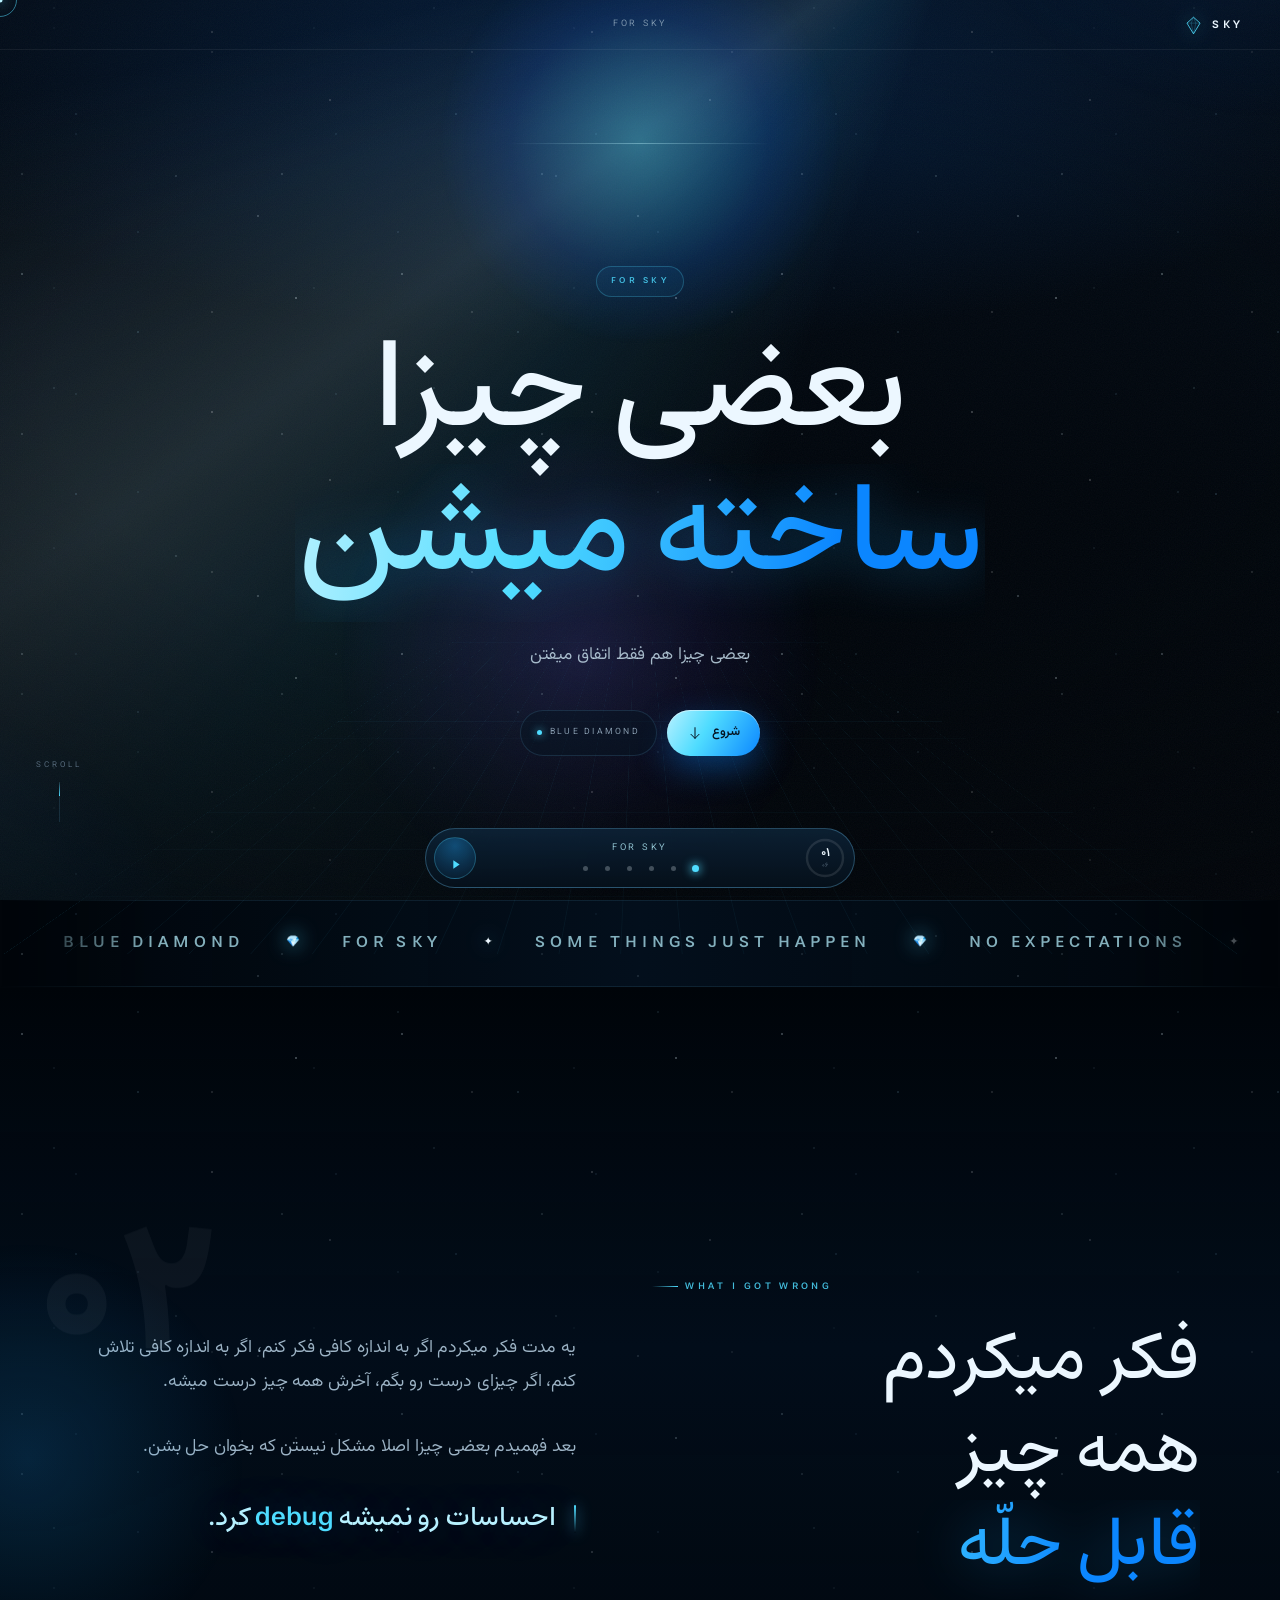
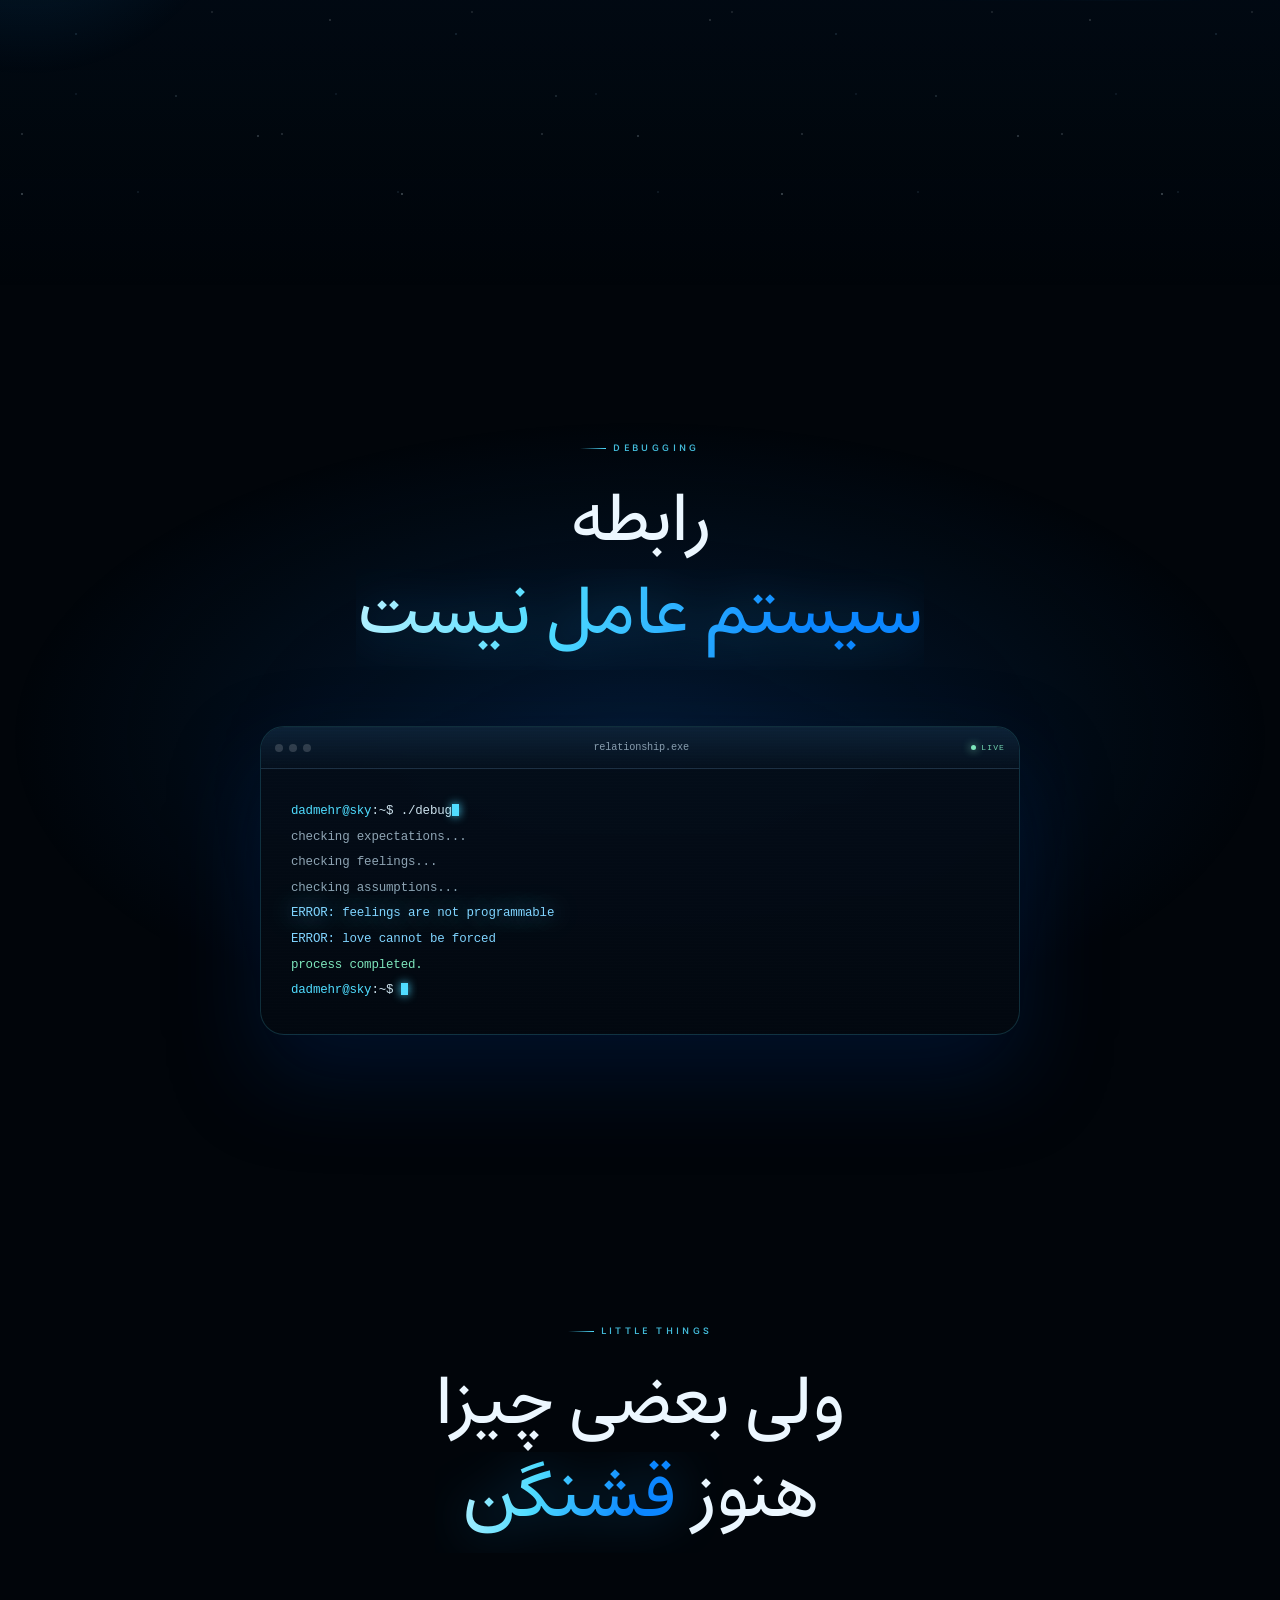
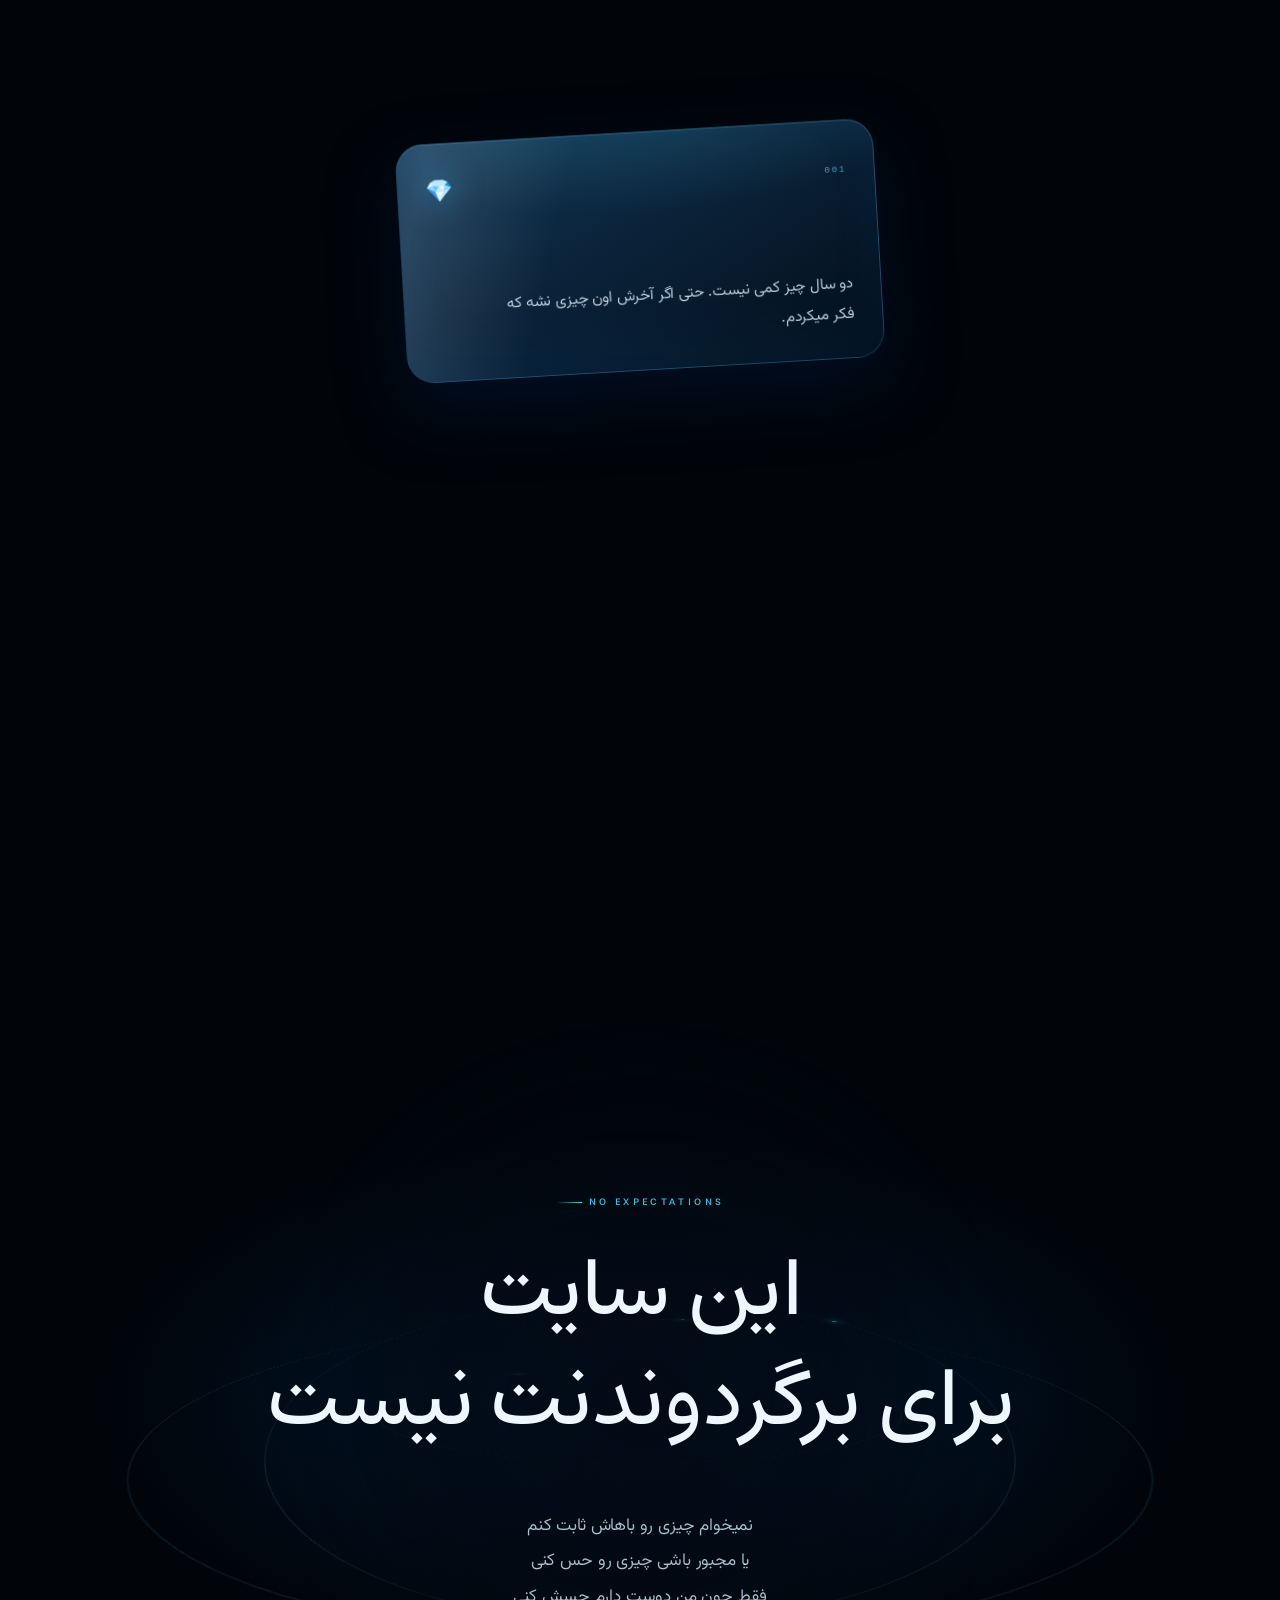
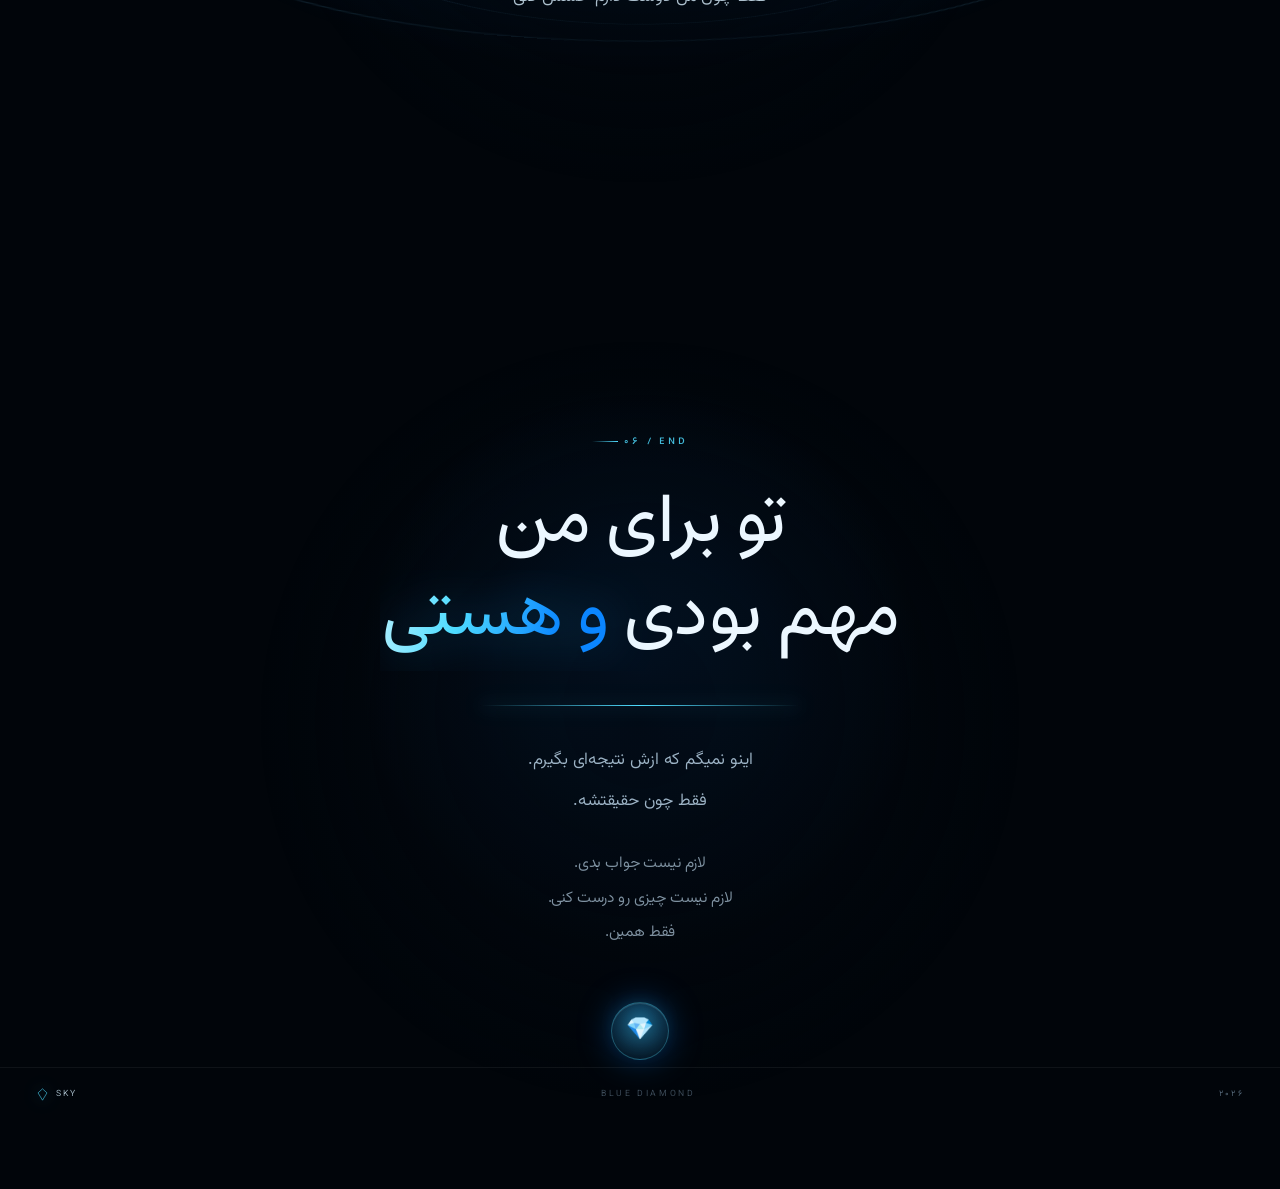
<file: index.html>
<!DOCTYPE html>
<html lang="fa" dir="rtl">

<head>

    <meta charset="UTF-8">

    <meta
        name="viewport"
        content="width=device-width, initial-scale=1, viewport-fit=cover"
    >

    <meta name="theme-color" content="#02070e">
    <meta name="color-scheme" content="dark">

    <title>SKY · 💎</title>

    <meta
        name="description"
        content="یک سایت آبی برای SKY. بعضی چیزا ساخته میشن، بعضی چیزا هم فقط اتفاق میفتن."
    >

    <link rel="canonical" href="https://bdadmehr0.github.io/my-blue-diamond.github.io/">


    <!-- =====================================================
         ICONS
    ====================================================== -->

    <link rel="icon" href="assets/icons/favicon.svg" type="image/svg+xml">

    <link
        rel="icon"
        href="data:image/svg+xml,%3Csvg xmlns='http://www.w3.org/2000/svg' viewBox='0 0 32 32'%3E%3Cdefs%3E%3ClinearGradient id='g' x1='0' y1='0' x2='1' y2='1'%3E%3Cstop offset='0' stop-color='%2360e0ff'/%3E%3Cstop offset='1' stop-color='%23007bff'/%3E%3C/linearGradient%3E%3C/defs%3E%3Cpath d='M16 2 L27 12 L16 30 L5 12 Z' fill='url(%23g)'/%3E%3C/svg%3E"
        sizes="any"
    >

    <link rel="icon" href="assets/icons/favicon-32.png" sizes="32x32" type="image/png">

    <link rel="apple-touch-icon" href="assets/icons/apple-touch-icon.png">


    <!-- =====================================================
         PWA
    ====================================================== -->

    <link rel="manifest" href="manifest.webmanifest">

    <meta name="mobile-web-app-capable" content="yes">
    <meta name="apple-mobile-web-app-capable" content="yes">
    <meta name="apple-mobile-web-app-status-bar-style" content="black-translucent">
    <meta name="apple-mobile-web-app-title" content="SKY">


    <!-- =====================================================
         SOCIAL
    ====================================================== -->

    <meta property="og:type" content="website">
    <meta property="og:site_name" content="SKY">
    <meta property="og:title" content="SKY · بعضی چیزا ساخته میشن">
    <meta
        property="og:description"
        content="بعضی چیزا هم فقط اتفاق میفتن."
    >
    <meta property="og:url" content="https://bdadmehr0.github.io/my-blue-diamond.github.io/">
    <meta property="og:image" content="https://bdadmehr0.github.io/my-blue-diamond.github.io/assets/og.png">
    <meta property="og:image:width" content="1200">
    <meta property="og:image:height" content="630">
    <meta property="og:image:alt" content="الماس آبی">

    <meta name="twitter:card" content="summary_large_image">
    <meta name="twitter:title" content="SKY · بعضی چیزا ساخته میشن">
    <meta name="twitter:description" content="بعضی چیزا هم فقط اتفاق میفتن.">
    <meta name="twitter:image" content="https://bdadmehr0.github.io/my-blue-diamond.github.io/assets/og.png">

    <link
        rel="preload"
        as="font"
        type="font/woff2"
        href="assets/fonts/estedad-arabic.woff2"
        crossorigin
    >

    <link
        rel="preload"
        as="font"
        type="font/woff2"
        href="assets/fonts/vazirmatn-arabic.woff2"
        crossorigin
    >

    <link rel="preconnect" href="https://fonts.gstatic.com" crossorigin>

    <link rel="stylesheet" href="style.css">

</head>


<body>

    <!-- =========================================================
         BOOT
    ========================================================== -->

    <div class="boot" id="boot" aria-hidden="true">

        <div class="boot-inner">

            <div class="boot-gem">

                <svg viewBox="0 0 120 120" aria-hidden="true">

                    <defs>
                        <linearGradient id="bgem" x1="0" y1="0" x2="1" y2="1">
                            <stop offset="0" stop-color="#8beeff"/>
                            <stop offset=".5" stop-color="#31c5ff"/>
                            <stop offset="1" stop-color="#0063ff"/>
                        </linearGradient>
                    </defs>

                    <path
                        class="bgem-line"
                        d="M60 12 L96 44 L60 110 L24 44 Z"
                        fill="none"
                        stroke="url(#bgem)"
                        stroke-width="1.5"
                        stroke-linejoin="round"
                    />

                    <path
                        class="bgem-line-2"
                        d="M24 44 L96 44 M60 12 L60 110 M24 44 L60 44 L96 44 M60 44 L30 44"
                        fill="none"
                        stroke="url(#bgem)"
                        stroke-width=".8"
                        opacity=".55"
                    />

                </svg>

                <div class="boot-shine"></div>

            </div>

            <div class="boot-word">
                <span>B</span><span>L</span><span>U</span><span>E</span>
            </div>

            <div class="boot-bar">
                <i id="bootBar"></i>
            </div>

            <div class="boot-pct">
                <span id="bootPct">0</span>%
            </div>

        </div>

    </div>


    <!-- =========================================================
         BACKDROP
    ========================================================== -->

    <div class="backdrop" aria-hidden="true">

        <div class="bd bd-aurora">
            <span class="au au-1"></span>
            <span class="au au-2"></span>
            <span class="au au-3"></span>
        </div>

        <div class="bd bd-stars" id="stars1"></div>
        <div class="bd bd-stars bd-stars-2" id="stars2"></div>

        <div class="bd bd-grid"><i></i></div>

        <div class="bd bd-beam"></div>

        <div class="bd bd-vignette"></div>
        <div class="bd bd-grain"></div>

    </div>


    <!-- =========================================================
         3D GEM
    ========================================================== -->

    <div class="gem-stage" id="gemStage" aria-hidden="true">

        <div class="gem-halo"></div>

        <canvas id="gem"></canvas>

        <div class="gem-flare"></div>

    </div>


    <div class="cursor" id="cursor" aria-hidden="true">
        <span class="cursor-dot"></span>
        <span class="cursor-ring"></span>
    </div>


    <!-- =========================================================
         TOP BAR
    ========================================================== -->

    <header class="topbar" id="topbar">

        <a class="brand" href="#hero" aria-label="SKY">

            <svg class="brand-mark" viewBox="0 0 32 32" aria-hidden="true">
                <path
                    d="M16 2 L27 12 L16 30 L5 12 Z"
                    fill="none"
                    stroke="currentColor"
                    stroke-width="1.4"
                    stroke-linejoin="round"
                />
                <path d="M5 12 H27 M16 2 L12 12 M16 2 L20 12 M12 12 L16 30 M20 12 L16 30"
                    fill="none" stroke="currentColor" stroke-width=".7" opacity=".5"/>
            </svg>

            <span class="brand-text">SKY</span>

        </a>

        <span class="topbar-tag" id="topTag">FOR SKY</span>

        <div class="topline" aria-hidden="true">
            <i id="topLine"></i>
        </div>

    </header>


    <!-- =========================================================
         DOCK
    ========================================================== -->

    <div class="dock-wrap">

        <nav class="dock" id="dock" aria-label="ناوبری بخش‌ها">

            <a class="dock-ring" href="#hero" id="dockRing" aria-label="بازگشت به ابتدا">

                <svg viewBox="0 0 42 42" aria-hidden="true">
                    <circle class="ring-bg" cx="21" cy="21" r="18"/>
                    <circle class="ring-fg" id="ringFg" cx="21" cy="21" r="18"/>
                </svg>

                <span class="ring-num" id="ringNum">۰۱</span>
                <span class="ring-total">۰۶</span>

            </a>

            <div class="dock-mid">

                <span class="dock-title" id="dockTitle">FOR SKY</span>

                <div class="dock-dots" id="dockDots">
                    <a class="dock-dot" href="#hero" aria-label="بخش ۰۱"></a>
                    <a class="dock-dot" href="#story" aria-label="بخش ۰۲"></a>
                    <a class="dock-dot" href="#debug" aria-label="بخش ۰۳"></a>
                    <a class="dock-dot" href="#notes" aria-label="بخش ۰۴"></a>
                    <a class="dock-dot" href="#blue" aria-label="بخش ۰۵"></a>
                    <a class="dock-dot" href="#final" aria-label="بخش ۰۶"></a>
                </div>

            </div>

            <button
                class="dock-music"
                id="musicToggle"
                type="button"
                aria-pressed="false"
                aria-label="پخش موسیقی"
            >

                <span class="dm-live"></span>

                <svg class="dm-icon dm-play" viewBox="0 0 24 24" aria-hidden="true">
                    <path d="M8.5 5.2 L18.6 12 L8.5 18.8 Z"/>
                </svg>

                <svg class="dm-icon dm-pause" viewBox="0 0 24 24" aria-hidden="true">
                    <rect x="7.2" y="5" width="3.4" height="14" rx="1.5"/>
                    <rect x="13.4" y="5" width="3.4" height="14" rx="1.5"/>
                </svg>

            </button>

        </nav>

    </div>


    <!-- =========================================================
         MUSIC HINT
    ========================================================== -->

    <button class="music-hint" id="musicHint" type="button">

        <span class="mh-gem">💎</span>

        <span class="mh-text">
            <strong id="musicTitle">یه آهنگ اینجاست</strong>
            <em id="musicStatus">برای شنیدن روشنش کن</em>
        </span>

        <span class="mh-wave">
            <i></i><i></i><i></i><i></i>
        </span>

    </button>


    <audio id="music" loop preload="none">
        <source src="assets/music.mp3" type="audio/mp4">
    </audio>


    <!-- =========================================================
         MAIN
    ========================================================== -->

    <main id="main">


        <!-- ================= HERO ================= -->

        <section class="sec sec-hero" id="hero" data-sec="1" data-tag="FOR SKY">

            <div class="wrap hero-wrap">

                <span
                    class="gem-space"
                    data-gem
                    data-scale="1"
                    data-op="1"
                    data-glow="1"
                    data-spin="1"
                    aria-hidden="true"
                ></span>

                <p class="label hero-label" data-rise>
                    <span>FOR SKY</span>
                </p>

                <h1 class="display hero-title">
                    <span class="ln"><span class="ln-i">بعضی چیزا</span></span>
                    <span class="ln"><span class="ln-i grad">ساخته میشن</span></span>
                </h1>

                <p class="hero-sub" data-split="words" data-rise>
                    بعضی چیزا هم فقط اتفاق میفتن
                </p>

                <div class="hero-foot" data-rise>

                    <a class="hero-cta" href="#story">
                        <span>شروع</span>
                        <svg viewBox="0 0 24 24" aria-hidden="true">
                            <path d="M12 4 V20 M6 14 L12 20 L18 14"
                                fill="none" stroke="currentColor"
                                stroke-width="1.5" stroke-linecap="round"
                                stroke-linejoin="round"/>
                        </svg>
                    </a>

                    <span class="chip">
                        <i class="chip-dot"></i>
                        BLUE DIAMOND
                    </span>

                </div>

            </div>

            <div class="scroll-cue" aria-hidden="true">
                <span>SCROLL</span>
                <div class="cue-line"><i></i></div>
            </div>

        </section>


        <!-- ================= MARQUEE ================= -->

        <div class="marquee" aria-hidden="true">
            <div class="marquee-track" id="marqueeTrack">
                <span>BLUE DIAMOND</span><i>💎</i>
                <span>FOR SKY</span><i>✦</i>
                <span>SOME THINGS JUST HAPPEN</span><i>💎</i>
                <span>NO EXPECTATIONS</span><i>✦</i>
            </div>
        </div>


        <!-- ================= 02 · STORY ================= -->

        <section class="sec sec-story" id="story" data-sec="2" data-tag="WHAT I GOT WRONG">

            <span class="sec-num" data-parallax="-.12" aria-hidden="true">۰۲</span>

            <span
                class="gem-point"
                data-gem
                data-scale=".58"
                data-op=".28"
                data-glow=".38"
                data-spin=".55"
                style="top: 5%; inset-inline-end: -5%"
                aria-hidden="true"
            ></span>

            <div class="wrap story-wrap">

                <header class="story-head">

                    <p class="label" data-rise>
                        <span>WHAT I GOT WRONG</span>
                    </p>

                    <h2 class="display h2">
                        <span class="ln"><span class="ln-i">فکر میکردم</span></span>
                        <span class="ln"><span class="ln-i">همه چیز</span></span>
                        <span class="ln"><span class="ln-i grad">قابل حلّه</span></span>
                    </h2>

                </header>

                <div class="story-body">

                    <p class="body-text" data-lit>
                        یه مدت فکر میکردم اگر به اندازه کافی فکر کنم،
                        اگر به اندازه کافی تلاش کنم،
                        اگر چیزای درست رو بگم،
                        آخرش همه چیز درست میشه.
                    </p>

                    <p class="body-text" data-lit>
                        بعد فهمیدم بعضی چیزا اصلا مشکل نیستن
                        که بخوان حل بشن.
                    </p>

                    <blockquote class="pull" data-lit>
                        احساسات رو نمیشه <bdi>debug</bdi> کرد.
                    </blockquote>

                </div>

            </div>

            <div class="story-orb" aria-hidden="true"></div>

        </section>


        <!-- ================= 03 · DEBUG ================= -->

        <section class="sec sec-debug" id="debug" data-sec="3" data-tag="DEBUGGING">

            <span
                class="gem-point"
                data-gem
                data-scale=".5"
                data-op=".22"
                data-glow=".3"
                data-spin=".5"
                style="top: 6%; inset-inline-start: -6%"
                aria-hidden="true"
            ></span>

            <div class="wrap">

                <header class="center-head">

                    <p class="label" data-rise>
                        <span>DEBUGGING</span>
                    </p>

                    <h2 class="display h2">
                        <span class="ln"><span class="ln-i">رابطه</span></span>
                        <span class="ln"><span class="ln-i grad">سیستم عامل نیست</span></span>
                    </h2>

                </header>


                <div class="term" id="term" data-rise>

                    <div class="term-bar">

                        <span class="term-dots">
                            <i></i><i></i><i></i>
                        </span>

                        <span class="term-name">relationship.exe</span>

                        <span class="term-live">
                            <i></i>
                            LIVE
                        </span>

                    </div>

                    <div class="term-body" id="termBody" dir="ltr">

                        <div class="tl tl-cmd">
                            <span class="cyan">dadmehr@sky</span>:~$
                            <span class="typed" data-type="./debug"></span><span class="caret t-caret"></span>
                        </div>

                        <div class="tl">checking expectations...</div>
                        <div class="tl">checking feelings...</div>
                        <div class="tl">checking assumptions...</div>

                        <div class="tl tl-err">ERROR: feelings are not programmable</div>
                        <div class="tl tl-err">ERROR: love cannot be forced</div>

                        <div class="tl tl-ok">process completed.</div>

                        <div class="tl tl-cmd tl-last">
                            <span class="cyan">dadmehr@sky</span>:~$
                            <span class="caret"></span>
                        </div>

                    </div>

                    <button class="term-foot" id="termReplay" type="button">
                        <span class="tf-dot"></span>
                        دوباره اجرا کن
                    </button>

                </div>

            </div>

        </section>


        <!-- ================= 04 · NOTES ================= -->

        <section class="sec sec-notes" id="notes" data-sec="4" data-tag="LITTLE THINGS">

            <span
                class="gem-point"
                data-gem
                data-scale=".52"
                data-op=".2"
                data-glow=".28"
                data-spin=".5"
                style="top: 3%; inset-inline-end: 12%"
                aria-hidden="true"
            ></span>

            <div class="wrap">

                <header class="center-head">

                    <p class="label" data-rise>
                        <span>LITTLE THINGS</span>
                    </p>

                    <h2 class="display h2">
                        <span class="ln"><span class="ln-i">ولی بعضی چیزا</span></span>
                        <span class="ln"><span class="ln-i">هنوز <span class="grad">قشنگن</span></span></span>
                    </h2>

                </header>

            </div>


            <div class="deck" id="deck">

                <div class="deck-pin">

                    <div class="deck-count">
                        <span id="deckNow">۰۱</span>
                        <i></i>
                        <span class="dim">۰۳</span>
                    </div>


                    <article class="note" data-note="1">
                        <div class="note-top">
                            <span class="note-idx">001</span>
                            <span class="note-icon">💎</span>
                        </div>
                        <p>
                            دو سال چیز کمی نیست.
                            حتی اگر آخرش اون چیزی نشه
                            که فکر میکردم.
                        </p>
                        <span class="note-shine"></span>
                    </article>

                    <article class="note" data-note="2">
                        <div class="note-top">
                            <span class="note-idx">002</span>
                            <span class="note-icon">☁</span>
                        </div>
                        <p>
                            بعضی آدم‌ها میان توی زندگی آدم
                            و باعث میشن چیزایی درباره خودت بفهمی
                            که قبلش نمیفهمیدی.
                        </p>
                        <span class="note-shine"></span>
                    </article>

                    <article class="note" data-note="3">
                        <div class="note-top">
                            <span class="note-idx">003</span>
                            <span class="note-icon">✦</span>
                        </div>
                        <p>
                            و فکر کنم همین به تنهایی
                            ارزش خیلی از چیزایی که گذشت رو داره.
                        </p>
                        <span class="note-shine"></span>
                    </article>

                </div>

            </div>

        </section>


        <!-- ================= 05 · BLUE WORLD ================= -->

        <section class="sec sec-blue" id="blue" data-sec="5" data-tag="NO EXPECTATIONS">

            <span
                class="gem-point"
                data-gem
                data-scale="1.32"
                data-op=".5"
                data-glow="1.25"
                data-spin=".8"
                style="top: 50%; left: 50%"
                aria-hidden="true"
            ></span>

            <div class="orbits" aria-hidden="true">

                <span class="orbit o-1"><i></i></span>
                <span class="orbit o-2"><i></i></span>
                <span class="orbit o-3"><i></i></span>

            </div>

            <div class="wrap center blue-inner">

                <p class="label" data-rise>
                    <span>NO EXPECTATIONS</span>
                </p>

                <h2 class="display h2 h2-xl">
                    <span class="ln"><span class="ln-i">این سایت</span></span>
                    <span class="ln"><span class="ln-i">برای برگردوندنت نیست</span></span>
                </h2>

                <div class="blue-body">

                    <p data-lit>نمیخوام چیزی رو باهاش ثابت کنم</p>
                    <p data-lit>یا مجبور باشی چیزی رو حس کنی</p>
                    <p data-lit>فقط چون من دوست دارم حسش کنی</p>

                </div>

            </div>

        </section>


        <!-- ================= 06 · FINAL ================= -->

        <section class="sec sec-final" id="final" data-sec="6" data-tag="06 / END">

            <div class="final-glow" aria-hidden="true"></div>

            <span
                class="gem-point"
                data-gem
                data-scale=".92"
                data-op=".55"
                data-glow="1.15"
                data-spin=".7"
                style="top: 30%; left: 50%"
                aria-hidden="true"
            ></span>

            <div class="wrap center final-inner">

                <p class="label" data-rise>
                    <span>۰۶ / END</span>
                </p>

                <h2 class="display h2">
                    <span class="ln"><span class="ln-i">تو برای من</span></span>
                    <span class="ln">
                        <span class="ln-i">مهم بودی
                            <span class="grad">و هستی</span>
                        </span>
                    </span>
                </h2>

                <div class="final-rule" aria-hidden="true"></div>

                <div class="final-lines">

                    <p data-lit>اینو نمیگم که ازش نتیجه‌ای بگیرم.</p>
                    <p data-lit>فقط چون حقیقتشه.</p>

                    <p class="soft" data-lit>
                        لازم نیست جواب بدی.
                        <br>
                        لازم نیست چیزی رو درست کنی.
                        <br>
                        فقط همین.
                    </p>

                </div>

                <button class="gem-tap" id="gemTap" type="button" aria-label="لمس کن">
                    <span>💎</span>
                    <i class="tap-ring"></i>
                    <i class="tap-ring tap-ring-2"></i>
                </button>

            </div>


            <footer class="foot">

                <span class="foot-brand">
                    <svg viewBox="0 0 32 32" aria-hidden="true">
                        <path d="M16 2 L27 12 L16 30 L5 12 Z"
                            fill="none" stroke="currentColor"
                            stroke-width="1.4" stroke-linejoin="round"/>
                    </svg>
                    SKY
                </span>

                <span class="foot-mid">BLUE DIAMOND</span>

                <span class="foot-year">۲۰۲۶</span>

            </footer>

        </section>

    </main>


    <div class="burst" id="burst" aria-hidden="true"></div>


    <script src="assets/vendor/lenis.min.js" defer></script>
    <script src="script.js" defer></script>

</body>

</html>
</file>
<file: style.css>
/* =========================================================
   SKY · BLUE DIAMOND
   UI 2.0 — mobile first, GPU friendly
   ---------------------------------------------------------
   0. fonts
   1. tokens
   2. reset + base
   3. backdrop
   4. gem stage + anchors
   5. chrome  (topbar / dock / hint / cursor)
   6. boot
   7. layout
   8. effects
   9. sections
   10. no-js · responsive · reduced motion
========================================================= */


/* =========================================================
   0 · FONTS  (self hosted · variable)
========================================================= */

@font-face {
    font-family: "Estedad V";
    font-style: normal;
    font-weight: 100 900;
    font-display: swap;
    src: url("assets/fonts/estedad-arabic.woff2") format("woff2-variations");
    unicode-range: U+0600-06FF, U+0750-077F, U+0870-088E, U+0890-0891,
        U+0897-08E1, U+08E3-08FF, U+200C-200E, U+2010-2011, U+204F,
        U+2E41, U+FB50-FDFF, U+FE70-FE74, U+FE76-FEFC;
}

@font-face {
    font-family: "Estedad V";
    font-style: normal;
    font-weight: 100 900;
    font-display: swap;
    src: url("assets/fonts/estedad-latin.woff2") format("woff2-variations");
    unicode-range: U+0000-00FF, U+0131, U+0152-0153, U+02BB-02BC, U+02C6,
        U+02DA, U+02DC, U+0304, U+0308, U+0329, U+2000-206F, U+20AC,
        U+2122, U+2191, U+2193, U+2212, U+2215, U+FEFF, U+FFFD;
}

@font-face {
    font-family: "Vazirmatn V";
    font-style: normal;
    font-weight: 100 900;
    font-display: swap;
    src: url("assets/fonts/vazirmatn-arabic.woff2") format("woff2-variations");
    unicode-range: U+0600-06FF, U+0750-077F, U+0870-088E, U+0890-0891,
        U+0897-08E1, U+08E3-08FF, U+200C-200E, U+2010-2011, U+204F,
        U+2E41, U+FB50-FDFF, U+FE70-FE74, U+FE76-FEFC;
}

@font-face {
    font-family: "Vazirmatn V";
    font-style: normal;
    font-weight: 100 900;
    font-display: swap;
    src: url("assets/fonts/vazirmatn-latin.woff2") format("woff2-variations");
    unicode-range: U+0000-00FF, U+0131, U+0152-0153, U+02BB-02BC, U+02C6,
        U+02DA, U+02DC, U+0304, U+0308, U+0329, U+2000-206F, U+20AC,
        U+2122, U+2191, U+2193, U+2212, U+2215, U+FEFF, U+FFFD;
}


/* =========================================================
   1 · TOKENS
========================================================= */

@property --sp {
    syntax: "<number>";
    inherits: false;
    initial-value: 0;
}

@property --lit {
    syntax: "<number>";
    inherits: true;
    initial-value: 0;
}

:root {

    color-scheme: dark;

    --black: #01050a;
    --bg: #02070e;

    --blue: #0b86ff;
    --cyan: #4fdcff;
    --ice: #b7f1ff;

    --ink: #ecf7ff;
    --ink-2: #9db4c6;
    --ink-3: #64798c;

    --glass-2: rgb(7 20 33 / .74);
    --line: rgb(112 205 255 / .14);
    --line-2: rgb(112 205 255 / .3);

    --r-xl: 30px;
    --r-lg: 24px;

    --ease: cubic-bezier(.22, 1, .36, 1);
    --ease-io: cubic-bezier(.65, .02, .35, 1);

    --dock-h: 56px;
    --pad: clamp(20px, 5.4vw, 36px);

    --f-display:
        "Estedad V",
        "Vazirmatn V",
        system-ui,
        -apple-system,
        sans-serif;

    --f-body:
        "Vazirmatn V",
        "Estedad V",
        system-ui,
        -apple-system,
        sans-serif;

    --f-mono:
        ui-monospace,
        "SF Mono",
        "Cascadia Mono",
        Menlo,
        Consolas,
        monospace;
}


/* =========================================================
   2 · RESET + BASE
========================================================= */

*,
*::before,
*::after {
    box-sizing: border-box;
    margin: 0;
    padding: 0;
}

html {

    -webkit-text-size-adjust: 100%;
    text-size-adjust: 100%;

    scroll-behavior: smooth;

    scrollbar-color: rgb(79 220 255 / .35) transparent;
    scrollbar-width: thin;
}

html.lenis,
html.lenis body {
    height: auto;
}

html.lenis-ready {
    scroll-behavior: auto;
}

body {

    margin: 0;

    background: var(--black);
    color: var(--ink);

    font-family: var(--f-body);
    font-size: 16px;
    font-weight: 350;
    line-height: 1.95;

    letter-spacing: -.01em;

    overflow-x: clip;

    overscroll-behavior-y: none;

    -webkit-font-smoothing: antialiased;
    -moz-osx-font-smoothing: grayscale;

    -webkit-tap-highlight-color: transparent;

    touch-action: manipulation;
}

body.is-locked {
    overflow: hidden;
}

h1,
h2,
h3,
p,
blockquote {
    margin: 0;
}

h1,
h2,
h3 {
    font-weight: 500;
}

p {
    color: var(--ink-2);
    text-wrap: pretty;
}

a {
    color: inherit;
    text-decoration: none;
}

button {
    font: inherit;
    color: inherit;
    background: none;
    border: 0;
    cursor: pointer;
}

canvas {
    display: block;
}

svg {
    display: block;
}

img,
canvas {
    max-width: 100%;
}

::selection {
    background: rgb(79 220 255 / .28);
    color: #fff;
}

:focus-visible {
    outline: 2px solid var(--cyan);
    outline-offset: 3px;
    border-radius: 4px;
}


/* ---------------------------------------------------------
   display type
--------------------------------------------------------- */

.display {

    font-family: var(--f-display);

    font-weight: 440;

    line-height: 1.32;

    letter-spacing: -.015em;

    text-wrap: balance;

    padding-bottom: .06em;
}

.hero-title {

    font-size: clamp(2.9rem, 15vw, 8rem);

    line-height: 1.18;

    font-weight: 470;

    letter-spacing: -.02em;
}

.h2 {
    font-size: clamp(1.95rem, 8.4vw, 4.4rem);
}

.h2-xl {
    font-size: clamp(2.15rem, 9.6vw, 5.2rem);
}

.grad {

    background:
        linear-gradient(
            100deg,
            var(--ice) 0%,
            var(--cyan) 34%,
            var(--blue) 78%
        );

    -webkit-background-clip: text;
    background-clip: text;

    color: transparent;

    -webkit-text-fill-color: transparent;

    filter: drop-shadow(0 0 26px rgb(31 169 255 / .38));
}

.label {

    font-family: var(--f-display);

    font-size: .62rem;

    font-weight: 550;

    letter-spacing: .34em;

    text-transform: uppercase;

    direction: ltr;

    display: inline-flex;

    align-items: center;

    gap: .7em;

    color: rgb(79 220 255 / .85);
}

.label::before {
    content: "";
    width: 26px;
    height: 1px;
    background: linear-gradient(90deg, transparent, var(--cyan));
}

.body-text {
    font-size: clamp(.98rem, 3.9vw, 1.12rem);
    color: var(--ink-2);
}


/* =========================================================
   3 · BACKDROP
========================================================= */

.backdrop {

    position: fixed;
    inset: 0;

    z-index: 0;

    pointer-events: none;

    background:
        radial-gradient(
            125% 80% at 50% -10%,
            rgb(11 90 190 / .34),
            transparent 60%
        ),
        linear-gradient(180deg, #030c17 0%, #01060c 55%, #01050a 100%);
}

.bd {
    position: absolute;
    inset: 0;
}


/* --- aurora --------------------------------------------------- */

.bd-aurora {
    overflow: hidden;
}

.au {

    position: absolute;

    border-radius: 50%;

    will-change: transform;
}

.au-1 {

    width: min(120vw, 1000px);
    height: min(120vw, 1000px);

    top: -58vw;
    right: -38vw;

    background:
        radial-gradient(
            closest-side,
            rgb(20 130 255 / .5),
            rgb(9 60 140 / .16) 55%,
            transparent 72%
        );

    animation: auFloat 22s var(--ease-io) infinite alternate;
}

.au-2 {

    width: min(108vw, 900px);
    height: min(108vw, 900px);

    bottom: -44vw;
    left: -44vw;

    background:
        radial-gradient(
            closest-side,
            rgb(60 200 255 / .3),
            rgb(10 70 150 / .12) 55%,
            transparent 72%
        );

    animation: auFloat 28s var(--ease-io) -6s infinite alternate-reverse;
}

.au-3 {

    width: min(76vw, 700px);
    height: min(76vw, 700px);

    top: 34%;
    left: 18%;

    background:
        radial-gradient(
            closest-side,
            rgb(120 90 255 / .24),
            transparent 70%
        );

    animation: auFloat 34s var(--ease-io) -14s infinite alternate;
}

@keyframes auFloat {

    from {
        transform: translate3d(0, 0, 0) scale(1);
        opacity: .8;
    }

    to {
        transform: translate3d(4vw, 6svh, 0) scale(1.14);
        opacity: 1;
    }
}


/* --- stars --------------------------------------------------- */

.bd-stars {

    top: -100%;
    bottom: -100%;

    background-image:
        radial-gradient(1.4px 1.4px at 22px 34px, #dff6ff, transparent),
        radial-gradient(1px 1px at 138px 92px, #a9e6ff, transparent),
        radial-gradient(1.2px 1.2px at 212px 172px, #fff, transparent),
        radial-gradient(1px 1px at 76px 254px, #9fd8ff, transparent),
        radial-gradient(1.6px 1.6px at 296px 58px, #eafaff, transparent),
        radial-gradient(1px 1px at 176px 316px, #cfefff, transparent),
        radial-gradient(1.1px 1.1px at 330px 240px, #fff, transparent),
        radial-gradient(.9px .9px at 54px 148px, #bfe9ff, transparent),
        radial-gradient(1.2px 1.2px at 258px 356px, #dff6ff, transparent);

    background-size: 380px 380px;

    opacity: .5;

    animation:
        starDrift 90s linear infinite,
        twinkle 7s ease-in-out infinite alternate;

    will-change: transform, opacity;
}

.bd-stars-2 {

    background-size: 260px 260px;

    opacity: .32;

    animation:
        starDrift2 60s linear infinite reverse,
        twinkle 9s ease-in-out infinite alternate-reverse;
}

@keyframes starDrift {

    to {
        transform: translate3d(0, -380px, 0);
    }
}

@keyframes starDrift2 {

    to {
        transform: translate3d(0, 260px, 0);
    }
}

@keyframes twinkle {

    from {
        opacity: .28;
    }

    to {
        opacity: .62;
    }
}


/* --- perspective grid ---------------------------------------- */

.bd-grid {

    top: auto;
    bottom: -6%;
    height: 58svh;

    mask-image: linear-gradient(180deg, transparent, #000 66%);

    -webkit-mask-image: linear-gradient(180deg, transparent, #000 66%);

    perspective: 340px;

    opacity: .45;

    overflow: hidden;
}

.bd-grid i {

    position: absolute;
    inset: -60% 0;

    background-image:
        linear-gradient(90deg, rgb(79 220 255 / .16) 1px, transparent 1px),
        linear-gradient(0deg, rgb(79 220 255 / .13) 1px, transparent 1px);

    background-size: 62px 62px;

    transform-origin: bottom center;

    transform: rotateX(62deg) scale(1.7);

    animation: gridRun 14s linear infinite;

    will-change: transform;
}

@keyframes gridRun {

    from {
        transform: rotateX(62deg) scale(1.7) translate3d(0, 0, 0);
    }

    to {
        transform: rotateX(62deg) scale(1.7) translate3d(0, 62px, 0);
    }
}


/* --- light beam ---------------------------------------------- */

.bd-beam {

    background:
        conic-gradient(
            from 200deg at 76% -12%,
            transparent 0deg,
            rgb(79 220 255 / .12) 22deg,
            rgb(183 241 255 / .2) 34deg,
            transparent 58deg
        );

    mix-blend-mode: screen;

    opacity: .75;

    animation: beamSway 18s var(--ease-io) infinite alternate;
}

@keyframes beamSway {

    from {
        transform: rotate(-6deg) scale(1.1);
        opacity: .45;
    }

    to {
        transform: rotate(7deg) scale(1.25);
        opacity: .8;
    }
}


/* --- vignette + grain --------------------------------------- */

.bd-vignette {

    background:
        radial-gradient(
            110% 72% at 50% 44%,
            transparent 42%,
            rgb(1 5 10 / .58) 82%,
            rgb(1 4 8 / .88) 100%
        );
}

.bd-grain {

    opacity: .04;

    background-image:
        url("data:image/svg+xml,%3Csvg viewBox='0 0 200 200' xmlns='http://www.w3.org/2000/svg'%3E%3Cfilter id='n'%3E%3CfeTurbulence type='fractalNoise' baseFrequency='.85' numOctaves='3' stitchTiles='stitch'/%3E%3C/filter%3E%3Crect width='100%25' height='100%25' filter='url(%23n)'/%3E%3C/svg%3E");

    background-size: 200px 200px;
}


/* =========================================================
   4 · GEM STAGE
========================================================= */

.gem-stage {

    position: fixed;

    inset: 0;

    z-index: 1;

    pointer-events: none;

    display: grid;

    place-items: center;

    --gx: 0px;
    --gy: 0px;
}

#gem {

    position: relative;

    grid-area: 1 / 1;

    width: min(120vw, 52svh, 560px);
    height: min(120vw, 52svh, 560px);

    opacity: var(--gem-op, 1);

    will-change: transform;

    transform: translate3d(var(--gx, 0px), var(--gy, 0px), 0);
}

.gem-halo,
.gem-flare {

    grid-area: 1 / 1;

    pointer-events: none;

    transform: translate3d(var(--gx, 0px), var(--gy, 0px), 0);
}

.gem-halo {

    width: min(104vw, 560px);
    height: min(104vw, 560px);

    margin: auto;

    border-radius: 50%;

    background:
        radial-gradient(
            closest-side,
            rgb(79 220 255 / .34),
            rgb(20 100 255 / .13) 46%,
            transparent 72%
        );

    opacity: calc(var(--gem-glow, .8) * var(--gem-op, 1));

    mix-blend-mode: screen;

    animation: haloBreath 7s ease-in-out infinite;
}

@keyframes haloBreath {

    50% {
        transform:
            translate3d(var(--gx, 0px), var(--gy, 0px), 0)
            scale(1.12);
        opacity: calc(var(--gem-glow, .8) * var(--gem-op, 1) * .68);
    }
}

.gem-flare {

    width: min(52vw, 260px);
    height: 1px;

    margin: auto;

    background:
        linear-gradient(90deg, transparent, rgb(183 241 255 / .7), transparent);

    opacity: calc(var(--gem-glow, .8) * var(--gem-op, 1) * .6);

    mix-blend-mode: screen;
}

.gem-fallback {

    grid-area: 1 / 1;

    font-size: min(30vw, 140px);

    opacity: var(--gem-op, 1);

    filter: drop-shadow(0 0 50px rgb(31 169 255 / .8));

    transform: translate3d(var(--gx, 0px), var(--gy, 0px), 0);

    animation: gemFloat 7s ease-in-out infinite;
}

@keyframes gemFloat {

    50% {
        margin-top: -22px;
    }
}


/* --- anchors --------------------------------------------------
   invisible points: the gem is centred on them, so every
   section keeps full control over where the diamond sits
------------------------------------------------------------ */

.gem-space {

    display: block;

    width: 100%;

    height: clamp(140px, 22svh, 260px);

    pointer-events: none;
}

.gem-point {

    position: absolute;

    width: 2px;
    height: 2px;

    pointer-events: none;
}


/* =========================================================
   5 · CHROME
========================================================= */

/* --- topbar -------------------------------------------------- */

.topbar {

    position: fixed;

    top: 0;
    left: 0;

    width: 100%;

    z-index: 60;

    display: flex;

    align-items: center;

    justify-content: space-between;

    gap: 14px;

    padding:
        calc(env(safe-area-inset-top) + 14px)
        var(--pad)
        14px;

    transition:
        background .5s var(--ease),
        backdrop-filter .5s var(--ease);
}

.topbar.is-stuck {

    background:
        linear-gradient(180deg, rgb(2 7 14 / .8), rgb(2 7 14 / .1));

    -webkit-backdrop-filter: blur(14px) saturate(150%);
    backdrop-filter: blur(14px) saturate(150%);
}

.brand {

    display: inline-flex;

    align-items: center;

    gap: 9px;

    font-family: var(--f-display);

    font-size: .72rem;

    font-weight: 600;

    letter-spacing: .32em;

    direction: ltr;

    color: var(--ink);
}

.brand-mark {

    width: 19px;
    height: 19px;

    color: var(--cyan);

    filter: drop-shadow(0 0 10px rgb(79 220 255 / .8));

    animation: brandSpin 16s linear infinite;
}

@keyframes brandSpin {

    to {
        transform: rotate(360deg);
    }
}

.topbar-tag {

    position: absolute;

    left: 50%;

    transform: translateX(-50%);

    font-size: .56rem;

    letter-spacing: .3em;

    direction: ltr;

    color: rgb(157 180 198 / .8);

    max-width: 46vw;

    overflow: hidden;

    text-overflow: ellipsis;

    white-space: nowrap;

    pointer-events: none;

    transition: opacity .3s, transform .45s var(--ease);
}

.topbar-tag.is-swap {
    opacity: 0;
    transform: translateX(-50%) translateY(-8px);
}

.topline {

    position: absolute;

    bottom: 0;
    left: 0;

    width: 100%;
    height: 1px;

    background: rgb(255 255 255 / .06);
}

.topline i {

    display: block;

    width: 100%;
    height: 100%;

    transform-origin: right center;

    transform: scaleX(var(--sp, 0));

    background: linear-gradient(90deg, transparent, var(--blue), var(--cyan));

    box-shadow: 0 0 14px rgb(31 169 255 / .8);
}


/* --- dock ---------------------------------------------------- */

.dock-wrap {

    position: fixed;

    left: 0;
    right: 0;

    bottom: 0;

    z-index: 70;

    display: flex;

    justify-content: center;

    padding:
        0 var(--pad)
        calc(env(safe-area-inset-bottom) + 12px);

    pointer-events: none;
}

.dock {

    pointer-events: auto;

    display: flex;

    align-items: center;

    gap: 10px;

    width: min(430px, 100%);

    height: var(--dock-h);

    padding: 6px 8px;

    border: 1px solid var(--line-2);

    border-radius: 999px;

    background:
        linear-gradient(
            180deg,
            rgb(15 40 62 / .74),
            rgb(6 17 28 / .86)
        );

    -webkit-backdrop-filter: blur(18px) saturate(160%);
    backdrop-filter: blur(18px) saturate(160%);

    box-shadow:
        0 18px 50px rgb(0 20 / .55),
        inset 0 1px 0 rgb(255 255 255 / .09);
}

.dock-ring {

    position: relative;

    flex: 0 0 auto;

    width: 42px;
    height: 42px;

    display: grid;

    place-items: center;

    border-radius: 50%;

    color: var(--cyan);
}

.dock-ring svg {

    position: absolute;
    inset: 0;

    width: 100%;
    height: 100%;

    transform: rotate(-90deg);
}

.dock-ring circle {
    fill: none;
    stroke-width: 2.4;
    stroke-linecap: round;
}

.ring-bg {
    stroke: rgb(255 255 255 / .1);
}

.ring-fg {

    stroke: var(--cyan);

    stroke-dasharray: 113;

    stroke-dashoffset: calc(113 * (1 - var(--sp, 0)));

    filter: drop-shadow(0 0 6px rgb(79 220 255 / .9));
}

.ring-num {

    font-family: var(--f-display);

    font-size: .74rem;

    font-weight: 600;

    direction: ltr;

    color: var(--ink);

    transform: translateY(-4px);
}

.ring-total {

    position: absolute;

    bottom: 7px;

    font-size: .42rem;

    direction: ltr;

    color: var(--ink-3);

    opacity: .8;
}

.dock-mid {

    flex: 1 1 auto;

    min-width: 0;

    display: flex;

    flex-direction: column;

    justify-content: center;

    gap: 3px;

    padding-inline: 2px;
}

.dock-title {

    font-size: .58rem;

    letter-spacing: .22em;

    direction: ltr;

    text-align: center;

    color: rgb(183 241 255 / .82);

    white-space: nowrap;

    overflow: hidden;

    text-overflow: ellipsis;

    transition: opacity .28s, transform .4s var(--ease);
}

.dock-title.is-swap {
    opacity: 0;
    transform: translateY(6px);
}

.dock-dots {

    display: flex;

    align-items: center;

    justify-content: center;

    gap: 5px;
}

.dock-dot {

    position: relative;

    width: 17px;
    height: 17px;

    display: grid;

    place-items: center;

    border-radius: 50%;
}

.dock-dot::after {

    content: "";

    width: 5px;
    height: 5px;

    border-radius: 50%;

    background: rgb(236 247 255 / .26);

    transition:
        background .35s,
        box-shadow .35s,
        width .35s var(--ease),
        height .35s var(--ease);
}

.dock-dot.is-on::after {

    width: 7px;
    height: 7px;

    background: var(--cyan);

    box-shadow: 0 0 10px 1px rgb(79 220 255 / .9);
}

.dock-music {

    flex: 0 0 auto;

    position: relative;

    width: 42px;
    height: 42px;

    display: grid;

    place-items: center;

    border-radius: 50%;

    background:
        radial-gradient(
            circle at 50% 20%,
            rgb(31 169 255 / .35),
            rgb(8 25 42 / .9)
        );

    border: 1px solid rgb(79 220 255 / .28);

    color: var(--cyan);

    overflow: hidden;

    transition:
        transform .35s var(--ease),
        border-color .35s,
        box-shadow .4s;
}

.dock-music:active {
    transform: scale(.9);
}

.dock-music.is-on {

    color: #fff;

    border-color: rgb(79 220 255 / .6);

    box-shadow:
        0 0 0 1px rgb(79 220 255 / .2),
        0 0 22px rgb(31 169 255 / .55);
}

.dm-icon {

    width: 15px;
    height: 15px;

    fill: currentColor;

    transition: opacity .3s, transform .4s var(--ease);
}

.dm-icon.dm-pause {
    opacity: 0;
    transform: scale(.4);
    position: absolute;
}

.dock-music.is-on .dm-icon.dm-play {
    opacity: 0;
    transform: scale(.4);
}

.dock-music.is-on .dm-icon.dm-pause {
    opacity: 1;
    transform: scale(1);
}

.dock-music.is-on .dm-live {

    position: absolute;

    width: 100%;
    height: 100%;

    border-radius: 50%;

    border: 1px solid rgb(79 220 255 / .6);

    animation: pingOut 2.4s var(--ease) infinite;
}

@keyframes pingOut {

    to {
        transform: scale(1.5);
        opacity: 0;
    }
}


/* --- music hint toast ---------------------------------------- */

.music-hint {

    position: fixed;

    z-index: 65;

    left: 50%;

    bottom: calc(env(safe-area-inset-bottom) + var(--dock-h) + 26px);

    display: flex;

    align-items: center;

    gap: 10px;

    padding: 9px 12px 9px 9px;

    border: 1px solid var(--line-2);

    border-radius: 999px;

    background: var(--glass-2);

    -webkit-backdrop-filter: blur(16px) saturate(160%);
    backdrop-filter: blur(16px) saturate(160%);

    box-shadow:
        0 14px 44px rgb(0 20 / .5),
        inset 0 1px 0 rgb(255 255 255 / .08);

    transform: translate(-50%, 0);

    transition:
        opacity .5s var(--ease),
        transform .6s var(--ease);

    animation: hintPulse 3.4s ease-in-out infinite;
}

@keyframes hintPulse {

    50% {
        box-shadow:
            0 14px 44px rgb(0 20 / .5),
            0 0 0 6px rgb(31 169 255 / .06),
            inset 0 1px 0 rgb(255 255 255 / .08);
    }
}

.music-hint:active {
    transform: translate(-50%, 2px) scale(.97);
}

.music-hint.is-gone {

    opacity: 0;

    transform: translate(-50%, 24px) scale(.9);

    pointer-events: none;
}

.mh-gem {

    flex: 0 0 auto;

    width: 30px;
    height: 30px;

    display: grid;

    place-items: center;

    border-radius: 50%;

    font-size: 14px;

    background:
        radial-gradient(
            circle at 50% 25%,
            rgb(31 169 255 / .4),
            rgb(6 20 34 / .9)
        );

    box-shadow: inset 0 1px 0 rgb(255 255 255 / .12);
}

.mh-text {

    display: flex;

    flex-direction: column;

    align-items: flex-start;

    line-height: 1.5;

    text-align: right;
}

.mh-text strong {

    font-size: .68rem;

    font-weight: 550;

    letter-spacing: .02em;

    white-space: nowrap;
}

.mh-text em {

    font-size: .56rem;

    font-style: normal;

    color: var(--ink-3);

    white-space: nowrap;
}

.mh-wave {

    display: flex;

    align-items: center;

    gap: 2px;

    height: 18px;

    padding-inline-start: 4px;
}

.mh-wave i {

    width: 2px;
    height: 5px;

    border-radius: 4px;

    background: var(--cyan);

    opacity: .8;
}

.music-hint.is-playing .mh-wave i {
    animation: wave 1s ease-in-out infinite;
}

.music-hint.is-playing .mh-wave i:nth-child(2) {
    animation-delay: .18s;
}

.music-hint.is-playing .mh-wave i:nth-child(3) {
    animation-delay: .36s;
}

.music-hint.is-playing .mh-wave i:nth-child(4) {
    animation-delay: .54s;
}

@keyframes wave {

    50% {
        height: 16px;
    }
}


/* --- cursor (pointer devices only) --------------------------- */

.cursor {

    position: fixed;

    top: 0;
    left: 0;

    z-index: 90;

    pointer-events: none;

    display: none;

    mix-blend-mode: screen;
}

.cursor-dot,
.cursor-ring {

    position: absolute;

    top: 0;
    left: 0;

    border-radius: 50%;

    transform: translate(-50%, -50%);
}

.cursor-dot {

    width: 5px;
    height: 5px;

    background: var(--ice);

    box-shadow: 0 0 12px var(--cyan);
}

.cursor-ring {

    width: 34px;
    height: 34px;

    border: 1px solid rgb(79 220 255 / .5);

    transition:
        width .3s var(--ease),
        height .3s var(--ease),
        border-color .3s;
}

.cursor.is-hot .cursor-ring {

    width: 58px;
    height: 58px;

    border-color: rgb(183 241 255 / .8);
}

@media (hover: hover) and (pointer: fine) {

    .cursor {
        display: block;
    }

    body.custom-cursor,
    body.custom-cursor * {
        cursor: none;
    }
}


/* =========================================================
   6 · BOOT
========================================================= */

.boot {

    position: fixed;

    inset: 0;

    z-index: 200;

    display: grid;

    place-items: center;

    background:
        radial-gradient(90% 60% at 50% 40%, #05192e, #01050a 70%);

    transition:
        opacity .7s var(--ease),
        visibility .7s;

    overflow: hidden;
}

.boot.is-done {

    opacity: 0;

    visibility: hidden;

    pointer-events: none;
}

.boot-inner {

    display: flex;

    flex-direction: column;

    align-items: center;

    gap: 20px;

    transition: transform .9s var(--ease);
}

.boot.is-done .boot-inner {
    transform: translateY(-18px) scale(.96);
}

.boot-gem {

    position: relative;

    width: 96px;
    height: 96px;

    animation: bootFloat 3s ease-in-out infinite;
}

@keyframes bootFloat {

    50% {
        margin-top: -10px;
    }
}

.boot-gem svg {
    width: 100%;
    height: 100%;
    overflow: visible;
}

.bgem-line,
.bgem-line-2 {

    stroke-dasharray: 300;

    stroke-dashoffset: 300;

    animation: draw 1.7s var(--ease-io) forwards;
}

.bgem-line-2 {

    animation-delay: .35s;

    stroke-dasharray: 300;

    stroke-dashoffset: 300;
}

@keyframes draw {

    to {
        stroke-dashoffset: 0;
    }
}

.boot-shine {

    position: absolute;

    inset: -40%;

    background:
        conic-gradient(
            from 0deg,
            transparent,
            rgb(79 220 255 / .35),
            transparent 40%
        );

    mix-blend-mode: screen;

    opacity: .7;

    animation: spin 3.4s linear infinite;

    mask-image:
        radial-gradient(closest-side, transparent 42%, #000 68%, transparent);

    -webkit-mask-image:
        radial-gradient(closest-side, transparent 42%, #000 68%, transparent);
}

@keyframes spin {

    to {
        transform: rotate(360deg);
    }
}

.boot-word {

    display: flex;

    gap: .34em;

    direction: ltr;

    font-family: var(--f-display);

    font-size: .68rem;

    font-weight: 600;

    letter-spacing: .34em;

    color: rgb(236 247 255 / .8);
}

.boot-word span {

    opacity: 0;

    transform: translateY(10px);

    animation: bootWord .8s var(--ease) forwards;
}

.boot-word span:nth-child(2) {
    animation-delay: .08s;
}

.boot-word span:nth-child(3) {
    animation-delay: .16s;
}

.boot-word span:nth-child(4) {
    animation-delay: .24s;
}

@keyframes bootWord {

    to {
        opacity: 1;
        transform: none;
    }
}

.boot-bar {

    position: relative;

    width: 168px;
    height: 2px;

    border-radius: 2px;

    overflow: hidden;

    background: rgb(255 255 255 / .1);
}

.boot-bar i {

    display: block;

    width: 100%;
    height: 100%;

    transform-origin: right center;

    transform: scaleX(0);

    background: linear-gradient(90deg, var(--blue), var(--cyan));

    box-shadow: 0 0 12px rgb(31 169 255 / .9);
}

.boot-pct {

    font-family: var(--f-mono);

    font-size: .62rem;

    letter-spacing: .16em;

    color: var(--ink-3);

    direction: ltr;
}


/* =========================================================
   7 · LAYOUT
========================================================= */

main {
    position: relative;
    z-index: 2;
}

.wrap {

    width: min(1120px, 100% - (var(--pad) * 2));

    margin-inline: auto;
}

.sec {

    position: relative;

    display: flex;

    flex-direction: column;

    justify-content: center;

    min-height: 100vh;
    min-height: 100svh;

    padding-block: clamp(84px, 15svh, 150px);

    overflow: clip;
}

.sec-num {

    position: absolute;

    top: 12svh;
    inset-inline-start: var(--pad);

    font-family: var(--f-display);

    font-size: clamp(4rem, 22vw, 11rem);

    font-weight: 700;

    line-height: 1;

    direction: ltr;

    color: rgb(255 255 255 / .045);

    pointer-events: none;

    will-change: transform;
}

.center {
    text-align: center;
}

.center-head {

    text-align: center;

    display: flex;

    flex-direction: column;

    align-items: center;

    gap: 18px;

    margin-bottom: clamp(34px, 7svh, 60px);
}

.center .label {
    justify-content: center;
}


/* =========================================================
   8 · EFFECTS
========================================================= */

/* --- line mask reveal (triggered by .is-in) ------------------ */

.ln {

    display: block;

    overflow: hidden;

    padding-bottom: .12em;

    margin-bottom: -.12em;
}

.ln-i {

    display: block;

    transform: translate3d(0, 118%, 0) rotate(2deg);

    opacity: 0;

    transition:
        transform 1.15s var(--ease),
        opacity .9s var(--ease);
}

[data-sec].is-in .ln-i {
    transform: translate3d(0, 0, 0) rotate(0);
    opacity: 1;
}

[data-sec].is-in .ln:nth-child(2) .ln-i {
    transition-delay: .1s;
}

[data-sec].is-in .ln:nth-child(3) .ln-i {
    transition-delay: .2s;
}

[data-sec].is-in .ln:nth-child(4) .ln-i {
    transition-delay: .3s;
}


/* --- data-rise ---------------------------------------------- */

[data-rise] {

    opacity: 0;

    transform: translate3d(0, 22px, 0);

    transition:
        opacity .9s var(--ease),
        transform 1s var(--ease);
}

[data-rise].is-in {

    opacity: 1;

    transform: none;
}


/* --- word illumination --------------------------------------- */

.w {
    display: inline-block;
}

[data-lit] .w {

    opacity: calc(.26 + (.74 * var(--lit, 0)));

    transition: opacity .3s linear;

    transition-delay: calc(var(--i, 0) * 30ms);
}


/* --- word stagger rise --------------------------------------- */

[data-split] .w {

    opacity: 0;

    transform: translate3d(0, .45em, 0);

    transition:
        opacity .7s var(--ease),
        transform .8s var(--ease);

    transition-delay: calc(var(--i, 0) * 45ms);
}

[data-split].is-in .w {

    opacity: 1;

    transform: none;
}


/* --- marquee ------------------------------------------------- */

.marquee {

    position: relative;

    z-index: 3;

    display: flex;

    overflow: hidden;

    padding-block: clamp(14px, 3svh, 26px);

    border-block: 1px solid rgb(112 205 255 / .1);

    background:
        linear-gradient(
            90deg,
            rgb(2 8 16 / .2),
            rgb(6 26 46 / .5),
            rgb(2 8 16 / .2)
        );

    mask-image:
        linear-gradient(90deg, transparent, #000 12%, #000 88%, transparent);

    -webkit-mask-image:
        linear-gradient(90deg, transparent, #000 12%, #000 88%, transparent);
}

.marquee-track {

    display: flex;

    align-items: center;

    gap: clamp(18px, 5vw, 42px);

    padding-inline-end: clamp(18px, 5vw, 42px);

    white-space: nowrap;

    will-change: transform;

    animation: marquee 26s linear infinite;

    direction: ltr;
}

.marquee-track span {

    font-family: var(--f-display);

    font-size: clamp(.72rem, 3.4vw, 1.05rem);

    font-weight: 550;

    letter-spacing: .3em;

    color: rgb(183 241 255 / .72);
}

.marquee-track i {

    font-style: normal;

    font-size: .7rem;

    filter: drop-shadow(0 0 10px rgb(79 220 255 / .9));
}

@keyframes marquee {

    to {
        transform: translate3d(-50%, 0, 0);
    }
}


/* =========================================================
   9 · SECTIONS
========================================================= */

/* ---------- HERO ---------- */

.sec-hero {

    align-items: center;

    text-align: center;

    min-height: 100vh;
    min-height: 100svh;

    padding-block: 0;
}

.hero-wrap {

    display: flex;

    flex-direction: column;

    align-items: center;

    gap: clamp(12px, 2.4svh, 22px);

    /* keeps the copy clear of the dock + scroll cue */
    padding-bottom: calc(var(--dock-h) + 40px);
}

.hero-label::before {
    display: none;
}

.hero-label span {

    display: inline-block;

    padding: 6px 14px;

    border: 1px solid rgb(79 220 255 / .24);

    border-radius: 999px;

    background: rgb(34 121 174 / .1);

    -webkit-backdrop-filter: blur(8px);
    backdrop-filter: blur(8px);

    letter-spacing: .38em;

    font-size: .56rem;
}

.hero-sub {

    max-width: 34ch;

    font-size: clamp(.94rem, 3.9vw, 1.1rem);

    color: rgb(199 222 236 / .82);
}

.hero-foot {

    display: flex;

    align-items: center;

    justify-content: center;

    flex-wrap: wrap;

    gap: 10px;

    margin-top: clamp(4px, 1.6svh, 14px);
}

.hero-cta {

    display: inline-flex;

    align-items: center;

    gap: 9px;

    height: 46px;

    padding-inline: 20px;

    border-radius: 999px;

    font-size: .8rem;

    font-weight: 500;

    color: #04121f;

    background:
        linear-gradient(120deg, var(--ice), var(--cyan) 42%, var(--blue));

    box-shadow:
        0 12px 34px rgb(11 134 255 / .38),
        inset 0 1px 0 rgb(255 255 255 / .5);

    transition:
        transform .35s var(--ease),
        box-shadow .4s;
}

.hero-cta svg {

    width: 16px;
    height: 16px;

    animation: ctaArrow 2.4s ease-in-out infinite;
}

@keyframes ctaArrow {

    50% {
        transform: translateY(3px);
    }
}

.hero-cta:active {
    transform: scale(.95);
}

.chip {

    display: inline-flex;

    align-items: center;

    gap: 8px;

    height: 46px;

    padding-inline: 16px;

    border: 1px solid var(--line);

    border-radius: 999px;

    background: rgb(6 20 34 / .5);

    font-size: .54rem;

    letter-spacing: .26em;

    direction: ltr;

    color: rgb(157 180 198 / .9);
}

.chip-dot {

    width: 5px;
    height: 5px;

    border-radius: 50%;

    background: var(--cyan);

    box-shadow: 0 0 9px var(--cyan);

    animation: blink 2.2s ease-in-out infinite;
}

@keyframes blink {

    50% {
        opacity: .25;
    }
}

.scroll-cue {

    position: absolute;

    bottom: calc(env(safe-area-inset-bottom) + var(--dock-h) + 18px);

    left: var(--pad);

    display: flex;

    flex-direction: column;

    align-items: center;

    gap: 8px;

    font-size: .5rem;

    letter-spacing: .38em;

    direction: ltr;

    color: rgb(100 121 140 / .9);

    pointer-events: none;

    transition: opacity .6s;
}

.scroll-cue.is-off {
    opacity: 0;
}

.cue-line {

    position: relative;

    width: 1px;
    height: 40px;

    overflow: hidden;

    background: rgb(112 205 255 / .14);
}

.cue-line i {

    position: absolute;

    inset-inline: 0;

    height: 14px;

    background: linear-gradient(180deg, transparent, var(--cyan));

    animation: cueRun 2.1s var(--ease-io) infinite;
}

@keyframes cueRun {

    from {
        transform: translateY(-16px);
    }

    to {
        transform: translateY(46px);
    }
}


/* ---------- 02 · STORY ---------- */

.sec-story {

    background:
        linear-gradient(180deg, transparent, rgb(4 22 42 / .5) 40%, transparent);
}

.story-wrap {

    display: grid;

    grid-template-columns: 1fr;

    gap: clamp(28px, 5.5svh, 54px);

    align-items: center;
}

.story-head {

    display: flex;

    flex-direction: column;

    gap: 18px;
}

.story-body {

    display: flex;

    flex-direction: column;

    gap: clamp(16px, 3svh, 26px);

    max-width: 52ch;
}

.pull {

    position: relative;

    padding-inline-start: 20px;

    font-family: var(--f-display);

    font-size: clamp(1.15rem, 5.4vw, 1.7rem);

    font-weight: 480;

    line-height: 1.75;

    color: var(--ice);

    text-shadow: 0 0 40px rgb(31 169 255 / .35);
}

.pull::before {

    content: "";

    position: absolute;

    inset-inline-start: 0;
    inset-block: .35em;

    width: 2px;

    border-radius: 2px;

    background: linear-gradient(180deg, var(--cyan), transparent);

    box-shadow: 0 0 14px rgb(79 220 255 / .8);
}

.pull bdi {

    color: var(--cyan);

    font-weight: 550;
}

.story-orb {

    position: absolute;

    inset-inline-end: -22%;

    top: 18%;

    width: 62vw;
    height: 62vw;

    max-width: 620px;
    max-height: 620px;

    border-radius: 50%;

    background:
        radial-gradient(closest-side, rgb(31 169 255 / .16), transparent 70%);

    pointer-events: none;
}


/* ---------- 03 · DEBUG ---------- */

.sec-debug {

    background:
        radial-gradient(70% 50% at 50% 50%, rgb(6 40 80 / .55), transparent 70%);
}

.term {

    position: relative;

    width: min(760px, 100%);

    margin-inline: auto;

    border: 1px solid rgb(79 220 255 / .18);

    border-radius: var(--r-lg);

    overflow: hidden;

    background:
        linear-gradient(180deg, rgb(4 14 26 / .92), rgb(2 8 16 / .96));

    box-shadow:
        0 40px 90px rgb(0 30 80 / .45),
        inset 0 1px 0 rgb(255 255 255 / .06);
}

.term::after {

    content: "";

    position: absolute;

    inset: 0;

    pointer-events: none;

    background:
        repeating-linear-gradient(
            180deg,
            rgb(255 255 255 / .022) 0 1px,
            transparent 1px 3px
        );

    mix-blend-mode: overlay;
}

.term-bar {

    display: flex;

    align-items: center;

    gap: 12px;

    height: 42px;

    padding-inline: 14px;

    direction: ltr;

    border-bottom: 1px solid rgb(255 255 255 / .07);

    background:
        linear-gradient(180deg, rgb(16 42 66 / .7), rgb(7 20 34 / .5));

    -webkit-backdrop-filter: blur(10px);
    backdrop-filter: blur(10px);
}

.term-dots {
    display: flex;
    gap: 6px;
}

.term-dots i {

    width: 8px;
    height: 8px;

    border-radius: 50%;

    background: rgb(255 255 255 / .16);

    animation: dotBlink 6s ease-in-out infinite;
}

.term-dots i:nth-child(2) {
    animation-delay: 1.2s;
}

.term-dots i:nth-child(3) {
    animation-delay: 2.4s;
}

@keyframes dotBlink {

    0%, 90%, 100% {
        background: rgb(255 255 255 / .16);
    }

    94% {
        background: rgb(79 220 255 / .9);
    }
}

.term-name {

    flex: 1;

    text-align: center;

    font-family: var(--f-mono);

    font-size: .64rem;

    color: rgb(157 180 198 / .85);
}

.term-live {

    display: inline-flex;

    align-items: center;

    gap: 5px;

    font-family: var(--f-mono);

    font-size: .5rem;

    letter-spacing: .14em;

    color: rgb(124 229 187 / .9);
}

.term-live i {

    width: 5px;
    height: 5px;

    border-radius: 50%;

    background: #7ce5bb;

    box-shadow: 0 0 8px #7ce5bb;

    animation: blink 1.6s ease-in-out infinite;
}

.term-body {

    position: relative;

    padding: clamp(16px, 4.4vw, 30px);

    font-family: var(--f-mono);

    font-size: clamp(.65rem, 2.9vw, .78rem);

    line-height: 2.05;

    color: rgb(150 172 188 / .95);

    overflow-x: auto;

    -webkit-overflow-scrolling: touch;
}

.tl {

    opacity: 0;

    transform: translate3d(-8px, 0, 0);

    transition:
        opacity .4s ease,
        transform .5s var(--ease);
}

.tl.is-on {
    opacity: 1;
    transform: none;
}

.tl-cmd {
    color: rgb(214 236 248 / .95);
}

.cyan {
    color: var(--cyan);
}

.tl-err {

    color: #7fd4ff;

    transition:
        opacity .4s ease,
        transform .5s var(--ease),
        text-shadow .5s ease;
}

.tl-ok {
    color: #7ce5bb;
}

.caret {

    display: inline-block;

    width: 7px;
    height: 1em;

    vertical-align: -.15em;

    background: var(--cyan);

    box-shadow: 0 0 10px var(--cyan);

    animation: caret 1.1s steps(1) infinite;
}

@keyframes caret {

    50% {
        opacity: 0;
    }
}

.term-foot {

    display: flex;

    align-items: center;

    justify-content: center;

    gap: 8px;

    width: 100%;

    height: 44px;

    border-top: 1px solid rgb(255 255 255 / .06);

    font-size: .68rem;

    color: rgb(157 180 198 / .8);

    background: rgb(2 8 16 / .5);

    transition: color .3s, background .3s;
}

.term-foot:active {

    background: rgb(12 40 66 / .7);

    color: var(--ice);
}

.tf-dot {

    width: 6px;
    height: 6px;

    border-radius: 50%;

    border: 1px solid rgb(79 220 255 / .7);

    transition: background .3s;
}

.term-foot:active .tf-dot {
    background: var(--cyan);
}


/* ---------- 04 · NOTES · sticky deck ---------- */

.sec-notes {
    padding-bottom: 0;
}

.deck {

    position: relative;

    margin-top: clamp(18px, 4svh, 40px);

    height: calc(78svh * 3 + 24svh);
}

.deck-pin {

    position: sticky;

    top: 12svh;

    height: 74svh;

    display: grid;

    place-items: center;
}

.deck-count {

    position: absolute;

    top: 0;

    left: 0;

    display: flex;

    align-items: center;

    gap: 8px;

    font-family: var(--f-display);

    font-size: .62rem;

    direction: rtl;

    color: var(--ink-3);
}

.deck-count #deckNow {
    color: var(--cyan);
}

.deck-count i {

    width: 22px;
    height: 1px;

    background: rgb(112 205 255 / .3);
}

.deck-count .dim {
    opacity: .6;
}

.note {

    position: absolute;

    left: 0;
    right: 0;

    margin-inline: auto;

    align-self: center;

    width: min(430px, 84vw);

    min-height: 232px;

    padding: clamp(20px, 5.6vw, 30px);

    display: flex;

    flex-direction: column;

    justify-content: space-between;

    gap: 18px;

    border: 1px solid rgb(112 205 255 / .2);

    border-radius: var(--r-xl);

    background:
        linear-gradient(150deg, rgb(20 66 104 / .8), rgb(4 14 26 / .94));

    box-shadow:
        0 30px 70px rgb(0 20 50 / .6),
        inset 0 1px 0 rgb(255 255 255 / .09),
        inset 0 -30px 60px rgb(11 134 255 / .06);

    overflow: hidden;

    will-change: transform;

    transform:
        translate3d(0, var(--ny, 0px), 0)
        scale(var(--ns, .92))
        rotate(var(--nr, 0deg));

    opacity: var(--no, 0);
}

.note::before {

    content: "";

    position: absolute;

    inset: 0;

    background:
        radial-gradient(
            120% 90% at 50% -20%,
            rgb(79 220 255 / .18),
            transparent 60%
        );

    pointer-events: none;
}

/* the veil dims the cards sitting under the front one */

.note::after {

    content: "";

    position: absolute;

    inset: 0;

    background: #02070e;

    opacity: var(--nveil, 0);

    pointer-events: none;

    transition: opacity .25s linear;
}

.note-shine {

    position: absolute;

    top: -60%;
    left: -30%;

    width: 60%;
    height: 220%;

    background:
        linear-gradient(90deg, transparent, rgb(255 255 255 / .12), transparent);

    transform: rotate(16deg);

    animation: shine 6s var(--ease-io) infinite;
}

@keyframes shine {

    0%, 62% {
        transform: translateX(-140%) rotate(16deg);
    }

    100% {
        transform: translateX(320%) rotate(16deg);
    }
}

.note-top {

    display: flex;

    align-items: center;

    justify-content: space-between;
}

.note-idx {

    font-family: var(--f-mono);

    font-size: .62rem;

    letter-spacing: .2em;

    direction: ltr;

    color: rgb(112 205 255 / .7);
}

.note-icon {

    font-size: 1.5rem;

    filter: drop-shadow(0 0 18px rgb(31 169 255 / .75));
}

.note p {

    font-size: clamp(.95rem, 4vw, 1.06rem);

    line-height: 1.95;

    color: rgb(214 236 248 / .9);
}


/* ---------- 05 · BLUE WORLD ---------- */

.sec-blue {

    min-height: 108svh;

    align-items: center;

    text-align: center;

    background:
        radial-gradient(60% 40% at 50% 50%, rgb(11 134 255 / .2), transparent 70%);
}

.blue-inner {

    position: relative;

    z-index: 3;

    display: flex;

    flex-direction: column;

    align-items: center;

    gap: clamp(14px, 3svh, 26px);
}

/* scrim so the type stays readable over the giant gem */

.blue-inner::before {

    content: "";

    position: absolute;

    top: 50%;
    left: 50%;

    width: min(190vw, 1000px);
    height: min(190vw, 1000px);

    transform: translate(-50%, -50%);

    border-radius: 50%;

    background:
        radial-gradient(
            closest-side,
            rgb(2 7 14 / .82),
            rgb(2 7 14 / .52) 48%,
            transparent 76%
        );

    pointer-events: none;

    z-index: -1;
}

.blue-body {

    display: flex;

    flex-direction: column;

    gap: 2px;

    margin-top: clamp(8px, 2.4svh, 20px);
}

.blue-body p {

    font-size: clamp(.92rem, 3.9vw, 1.08rem);

    color: rgb(199 222 236 / .86);
}

.orbits {

    position: absolute;

    inset: 0;

    display: grid;

    place-items: center;

    perspective: 900px;

    pointer-events: none;
}

.orbit {

    position: absolute;

    width: min(120vw, 900px);
    height: min(120vw, 900px);

    border: 1px solid rgb(112 205 255 / .14);

    border-radius: 50%;

    transform-style: preserve-3d;

    animation: orbitSpin 26s linear infinite;
}

.o-1 {
    transform: rotateX(74deg) rotateZ(8deg);
}

.o-2 {

    animation-duration: 34s;

    animation-direction: reverse;

    transform: rotateX(66deg) rotateZ(44deg) scale(.78);
}

.o-3 {

    animation-duration: 44s;

    transform: rotateX(80deg) rotateZ(-36deg) scale(.56);
}

@keyframes orbitSpin {

    from {
        rotate: 0deg;
    }

    to {
        rotate: 360deg;
    }
}

.orbit i {

    position: absolute;

    top: -4px;
    left: 50%;

    width: 7px;
    height: 7px;

    margin-left: -3.5px;

    border-radius: 50%;

    background: var(--cyan);

    box-shadow: 0 0 18px 3px rgb(79 220 255 / .8);
}


/* ---------- 06 · FINAL ---------- */

.sec-final {

    min-height: 100svh;

    align-items: center;

    text-align: center;

    justify-content: flex-start;

    padding-bottom: 0;
}

/* keeps the closing lines readable over the gem glow */

.sec-final::before {

    content: "";

    position: absolute;

    top: 48%;
    left: 50%;

    width: min(190vw, 1000px);
    height: min(190vw, 1000px);

    transform: translate(-50%, -50%);

    border-radius: 50%;

    background:
        radial-gradient(
            closest-side,
            rgb(2 7 14 / .86),
            rgb(2 7 14 / .55) 46%,
            transparent 76%
        );

    pointer-events: none;

    z-index: 2;
}

.final-glow {

    position: absolute;

    top: 42%;

    left: 50%;

    width: min(150vw, 780px);
    height: min(150vw, 780px);

    transform: translate(-50%, -50%);

    border-radius: 50%;

    background:
        radial-gradient(
            closest-side,
            rgb(11 134 255 / .32),
            rgb(11 134 255 / .07) 45%,
            transparent 72%
        );

    pointer-events: none;

    animation: glowBreath 9s ease-in-out infinite;
}

@keyframes glowBreath {

    50% {
        transform: translate(-50%, -50%) scale(1.14);
        opacity: .78;
    }
}

.final-inner {

    position: relative;

    z-index: 3;

    margin: auto;

    display: flex;

    flex-direction: column;

    align-items: center;

    gap: clamp(14px, 3.2svh, 26px);

    width: min(1120px, 100% - (var(--pad) * 2));
}

.final-rule {

    width: min(320px, 58vw);
    height: 1px;

    margin-block: clamp(4px, 1.6svh, 12px);

    background: linear-gradient(90deg, transparent, var(--cyan), transparent);

    box-shadow: 0 0 18px rgb(79 220 255 / .6);
}

.final-lines {

    display: flex;

    flex-direction: column;

    gap: 8px;
}

.final-lines .soft {

    margin-top: clamp(8px, 2.6svh, 20px);

    font-size: clamp(.86rem, 3.6vw, .98rem);

    line-height: 2.2;

    color: rgb(157 180 198 / .8);
}

.gem-tap {

    position: relative;

    width: 58px;
    height: 58px;

    display: grid;

    place-items: center;

    margin-top: clamp(10px, 3.4svh, 26px);

    border-radius: 50%;

    font-size: 1.4rem;

    background:
        radial-gradient(
            circle at 50% 30%,
            rgb(31 169 255 / .35),
            rgb(4 14 26 / .9)
        );

    border: 1px solid rgb(79 220 255 / .3);

    box-shadow:
        0 0 34px rgb(11 134 255 / .35),
        inset 0 1px 0 rgb(255 255 255 / .12);

    transition: transform .3s var(--ease);
}

.gem-tap span {

    filter: drop-shadow(0 0 14px rgb(79 220 255 / .9));

    animation: gemFloat 4.2s ease-in-out infinite;
}

.gem-tap:active {
    transform: scale(.9);
}

.tap-ring {

    position: absolute;

    inset: 0;

    border-radius: 50%;

    border: 1px solid rgb(79 220 255 / .5);

    opacity: 0;

    animation: pingOut 4.2s var(--ease) infinite;
}

.tap-ring-2 {
    animation-delay: 2.1s;
}

.foot {

    position: relative;

    z-index: 3;

    width: 100%;

    display: flex;

    align-items: center;

    justify-content: space-between;

    gap: 12px;

    padding:
        18px
        var(--pad)
        calc(env(safe-area-inset-bottom) + var(--dock-h) + 26px);

    border-top: 1px solid rgb(255 255 255 / .06);

    font-size: .54rem;

    letter-spacing: .26em;

    color: rgb(100 121 140 / .9);

    direction: ltr;
}

.foot-brand {

    display: inline-flex;

    align-items: center;

    gap: 7px;

    color: rgb(199 222 236 / .85);
}

.foot-brand svg {

    width: 13px;
    height: 13px;

    color: var(--cyan);

    filter: drop-shadow(0 0 8px rgb(79 220 255 / .8));
}

.foot-mid {

    letter-spacing: .3em;

    opacity: .7;
}


/* ---------- tap burst ---------- */

.burst {

    position: fixed;

    inset: 0;

    z-index: 80;

    pointer-events: none;

    overflow: hidden;
}

.spark {

    position: absolute;

    font-size: 12px;

    will-change: transform, opacity;

    animation: sparkOut .95s var(--ease-io) forwards;
}

@keyframes sparkOut {

    from {
        opacity: 1;
        transform: translate3d(-50%, -50%, 0) scale(.4) rotate(0deg);
    }

    to {
        opacity: 0;
        transform:
            translate3d(
                calc(-50% + var(--dx, 0px)),
                calc(-50% + var(--dy, 0px)),
                0
            )
            scale(var(--sc, 1))
            rotate(var(--rot, 90deg));
    }
}


/* =========================================================
   10 · FALLBACKS · RESPONSIVE · MOTION
========================================================= */

/* --- no-js --------------------------------------------------
   html gets .js from an inline script, so everything that is
   hidden by default stays visible without javascript
------------------------------------------------------------ */

html:not(.js) .boot {
    display: none;
}

html:not(.js) .ln-i,
html:not(.js) [data-rise],
html:not(.js) [data-split] .w {
    opacity: 1;
    transform: none;
}

html:not(.js) [data-lit] .w {
    opacity: 1;
}

html:not(.js) .tl {
    opacity: 1;
    transform: none;
}

html:not(.js) .term-foot,
html:not(.js) .deck-count,
html:not(.js) .music-hint {
    display: none;
}

html:not(.js) .deck {
    height: auto;
    margin-bottom: 60px;
}

html:not(.js) .deck-pin {

    position: static;

    height: auto;

    display: flex;

    flex-direction: column;

    align-items: center;

    gap: 16px;
}

html:not(.js) .note {

    position: relative;

    --ny: 0px;
    --ns: 1;
    --nr: 0deg;
    --no: 1;
    --nveil: 0;
}


/* --- low power mode (set by js when frames are slow) --------- */

.low-fx .bd-stars,
.low-fx .bd-grid i,
.low-fx .bd-beam,
.low-fx .au-3,
.low-fx .boot-shine,
.low-fx .note-shine {
    animation: none;
}

.low-fx .gem-halo,
.low-fx .final-glow {
    animation: none;
}


/* --- responsive --------------------------------------------- */

@media (min-width: 720px) {

    :root {
        --dock-h: 60px;
    }

    body {
        font-size: 17px;
    }

    .hero-wrap {
        gap: clamp(14px, 2.6svh, 24px);
    }

    .story-wrap {

        grid-template-columns: 1.05fr .95fr;

        gap: clamp(40px, 6vw, 80px);
    }

    .deck {
        height: calc(88svh * 3 + 20svh);
    }

    .deck-pin {
        top: 14svh;
        height: 76svh;
    }

    .note {

        width: min(520px, 62vw);

        min-height: 260px;
    }

    .sec-num {
        top: 14svh;
    }
}

@media (min-width: 1024px) {

    .hero-title {
        line-height: 1.12;
    }

    .story-body {
        gap: 30px;
    }

    .dock-title {
        letter-spacing: .3em;
    }
}

/* landscape phones */

@media (max-height: 520px) {

    .sec {
        padding-block: 70px;
    }

    .gem-space {
        height: clamp(90px, 26svh, 160px);
    }

    .hero-wrap {
        padding-bottom: calc(var(--dock-h) + 24px);
    }

    .deck {
        height: calc(96svh * 3 + 12svh);
    }

    .deck-pin {

        top: 4svh;

        height: 92svh;
    }

    .note {
        min-height: 0;
    }
}


/* --- reduced motion ----------------------------------------- */

@media (prefers-reduced-motion: reduce) {

    *,
    *::before,
    *::after {

        animation-duration: .001ms !important;

        animation-iteration-count: 1 !important;

        transition-duration: .001ms !important;

        scroll-behavior: auto !important;
    }

    .ln-i,
    [data-rise],
    [data-split] .w {

        opacity: 1 !important;

        transform: none !important;
    }

    [data-lit] .w {
        opacity: 1;
    }

    .bd-stars,
    .bd-beam,
    .bd-grid i,
    .au,
    .orbit,
    .note-shine,
    .boot-shine,
    .gem-halo,
    .final-glow,
    .scroll-cue,
    .mh-wave i {
        animation: none !important;
    }

    /* the pinned deck becomes a plain readable list */

    .deck {

        height: auto;

        margin-bottom: 40px;
    }

    .deck-pin {

        position: static;

        height: auto;

        display: flex;

        flex-direction: column;

        align-items: center;

        gap: 16px;
    }

    .deck-count {
        display: none;
    }

    .note {

        position: relative;

        --ny: 0px;
        --ns: 1;
        --nr: 0deg;
        --no: 1;
        --nveil: 0;
    }

    .tl {
        opacity: 1;
        transform: none;
    }

    .term-foot {
        display: none;
    }

    .cursor {
        display: none !important;
    }
}
</file>
